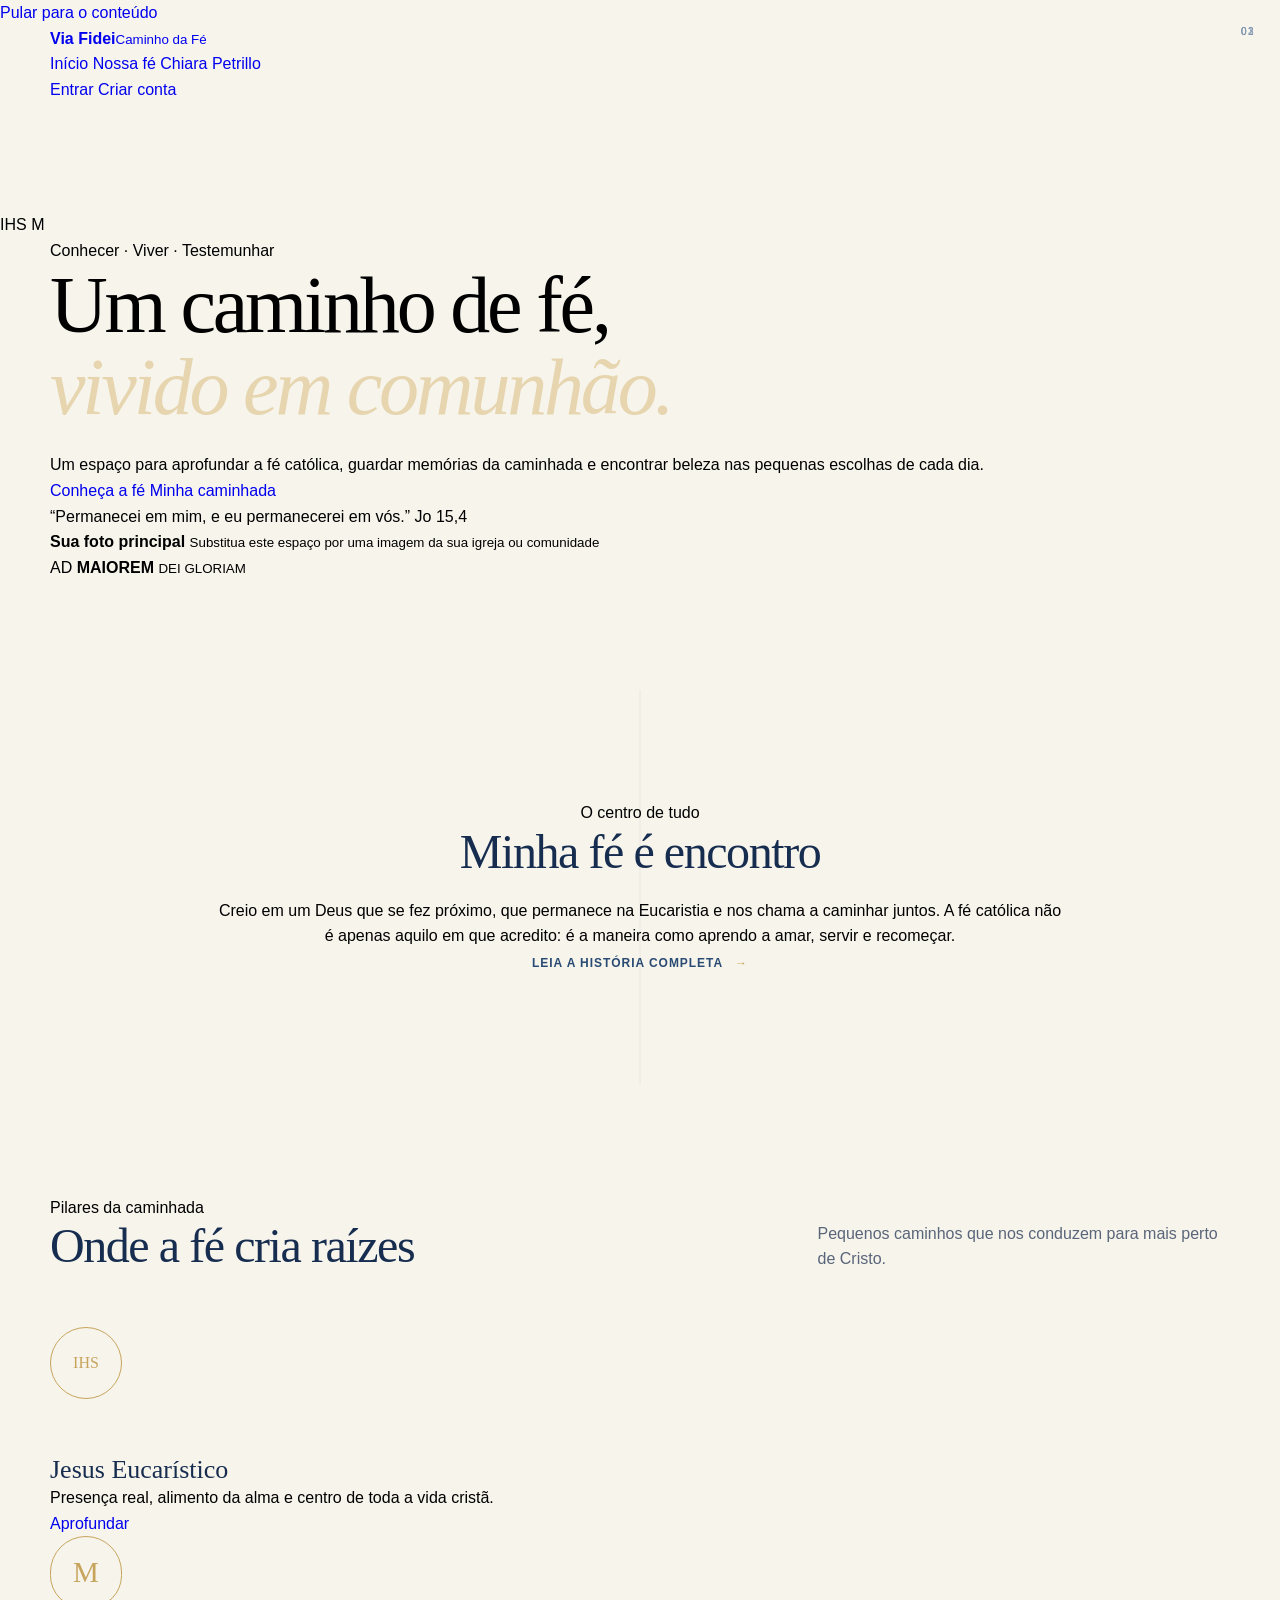
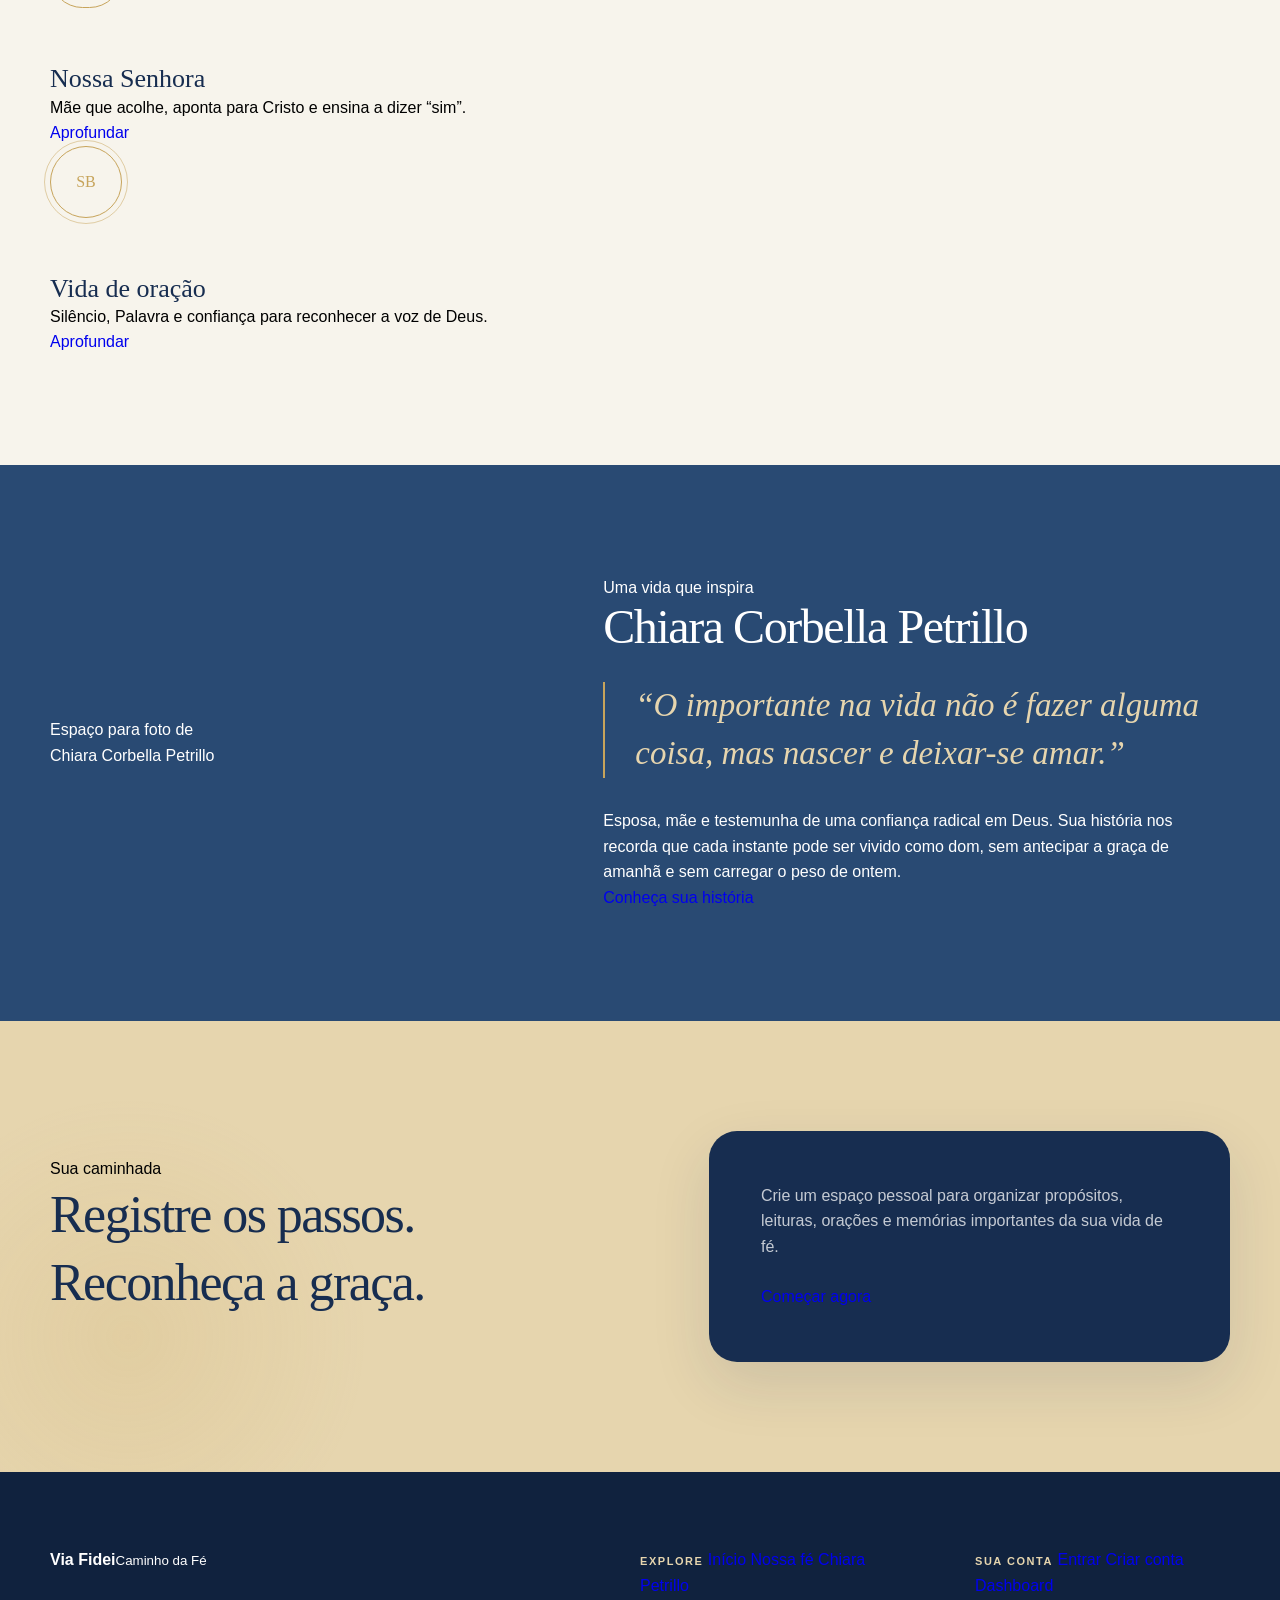
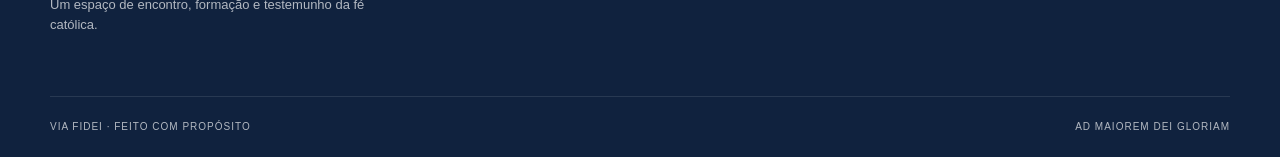
<file: public/IA/index.html>
<!doctype html>
<html lang="pt-BR">

<head>
  <meta charset="UTF-8" />
  <meta name="viewport" content="width=device-width, initial-scale=1.0" />
  <meta name="description" content="Via Fidei, um espaço para conhecer, viver e testemunhar a fé católica." />
  <link rel="stylesheet" href="../css/styles.css" />
  <title>Via Fidei — Caminho da Fé</title>
</head>

<body>
  <a class="skip-link" href="#conteudo">Pular para o conteúdo</a>

  <header class="site-header">
    <div class="container nav-wrap">
      <a class="brand" href="./index.html" aria-label="Via Fidei, página inicial">
        <span class="brand-mark" aria-hidden="true"><span></span></span>
        <span><strong>Via Fidei</strong><small>Caminho da Fé</small></span>
      </a>

      <nav class="main-nav" aria-label="Navegação principal">
        <a class="active" href="./index.html">Início</a>
        <a href="./historia.html">Nossa fé</a>
        <a href="#chiara">Chiara Petrillo</a>
      </nav>

      <div class="nav-actions">
        <a class="text-link" href="./login.html">Entrar</a>
        <a class="button button-small" href="./cadastro.html">Criar conta</a>
      </div>
    </div>
  </header>

  <main id="conteudo">
    <section class="hero">
      <span class="corner-symbol corner-symbol-left" aria-hidden="true">IHS</span>
      <span class="corner-symbol corner-symbol-right" aria-hidden="true">M</span>
      <div class="container hero-grid">
        <div class="hero-copy">
          <p class="eyebrow light">Conhecer · Viver · Testemunhar</p>
          <h1>Um caminho de fé,<br /><em>vivido em comunhão.</em></h1>
          <p class="hero-text">
            Um espaço para aprofundar a fé católica, guardar memórias da caminhada e
            encontrar beleza nas pequenas escolhas de cada dia.
          </p>
          <div class="button-row">
            <a class="button" href="./historia.html">Conheça a fé</a>
            <a class="button button-outline-light" href="./cadastro.html">Minha caminhada</a>
          </div>
          <p class="verse">“Permanecei em mim, e eu permanecerei em vós.” <span>Jo 15,4</span></p>
        </div>

        <div class="hero-image-area">
          <div class="arch-frame photo-placeholder">
            <div>
              <span class="photo-cross" aria-hidden="true"></span>
              <strong>Sua foto principal</strong>
              <small>Substitua este espaço por uma imagem da sua igreja ou comunidade</small>
            </div>
          </div>
          <div class="hero-seal" aria-hidden="true">
            <span>AD</span>
            <strong>MAIOREM</strong>
            <small>DEI GLORIAM</small>
          </div>
        </div>
      </div>
    </section>

    <section class="faith-intro section">
      <div class="container narrow text-center">
        <p class="eyebrow">O centro de tudo</p>
        <h2>Minha fé é encontro</h2>
        <p class="large-copy">
          Creio em um Deus que se fez próximo, que permanece na Eucaristia e nos chama a
          caminhar juntos. A fé católica não é apenas aquilo em que acredito: é a maneira
          como aprendo a amar, servir e recomeçar.
        </p>
        <a class="simple-link" href="./historia.html">Leia a história completa <span>→</span></a>
      </div>
    </section>

    <section class="pillars section">
      <div class="container">
        <div class="section-heading">
          <div>
            <p class="eyebrow">Pilares da caminhada</p>
            <h2>Onde a fé cria raízes</h2>
          </div>
          <p>Pequenos caminhos que nos conduzem para mais perto de Cristo.</p>
        </div>

        <div class="pillar-grid">
          <article class="pillar-card featured">
            <span class="card-number">01</span>
            <div class="eucharist-icon" aria-hidden="true">IHS</div>
            <h3>Jesus Eucarístico</h3>
            <p>Presença real, alimento da alma e centro de toda a vida cristã.</p>
            <a href="./historia.html#eucaristia">Aprofundar</a>
          </article>

          <article class="pillar-card">
            <span class="card-number">02</span>
            <div class="mary-icon" aria-hidden="true">M</div>
            <h3>Nossa Senhora</h3>
            <p>Mãe que acolhe, aponta para Cristo e ensina a dizer “sim”.</p>
            <a href="./historia.html#maria">Aprofundar</a>
          </article>

          <article class="pillar-card">
            <span class="card-number">03</span>
            <div class="medal-icon" aria-hidden="true">SB</div>
            <h3>Vida de oração</h3>
            <p>Silêncio, Palavra e confiança para reconhecer a voz de Deus.</p>
            <a href="./historia.html#oracao">Aprofundar</a>
          </article>
        </div>
      </div>
    </section>

    <section class="chiara section" id="chiara">
      <div class="container chiara-grid">
        <div class="chiara-photo photo-placeholder">
          <span class="photo-label">Espaço para foto de<br />Chiara Corbella Petrillo</span>
        </div>
        <div class="chiara-copy">
          <p class="eyebrow light">Uma vida que inspira</p>
          <h2>Chiara Corbella Petrillo</h2>
          <blockquote>
            “O importante na vida não é fazer alguma coisa, mas nascer e deixar-se amar.”
          </blockquote>
          <p>
            Esposa, mãe e testemunha de uma confiança radical em Deus. Sua história nos
            recorda que cada instante pode ser vivido como dom, sem antecipar a graça de
            amanhã e sem carregar o peso de ontem.
          </p>
          <a class="button button-cream" href="./historia.html#chiara">Conheça sua história</a>
        </div>
      </div>
    </section>

    <section class="journey section">
      <div class="container journey-grid">
        <div>
          <p class="eyebrow">Sua caminhada</p>
          <h2>Registre os passos.<br />Reconheça a graça.</h2>
        </div>
        <div class="journey-card">
          <span class="mini-cross" aria-hidden="true"></span>
          <p>
            Crie um espaço pessoal para organizar propósitos, leituras, orações e memórias
            importantes da sua vida de fé.
          </p>
          <a class="button" href="./cadastro.html">Começar agora</a>
        </div>
      </div>
    </section>
  </main>

  <footer class="site-footer">
    <div class="container footer-grid">
      <div>
        <a class="brand brand-footer" href="./index.html">
          <span class="brand-mark" aria-hidden="true"><span></span></span>
          <span><strong>Via Fidei</strong><small>Caminho da Fé</small></span>
        </a>
        <p>Um espaço de encontro, formação e testemunho da fé católica.</p>
      </div>
      <div>
        <strong>Explore</strong>
        <a href="./index.html">Início</a>
        <a href="./historia.html">Nossa fé</a>
        <a href="./historia.html#chiara">Chiara Petrillo</a>
      </div>
      <div>
        <strong>Sua conta</strong>
        <a href="./login.html">Entrar</a>
        <a href="./cadastro.html">Criar conta</a>
        <a href="./dashboard.html">Dashboard</a>
      </div>
    </div>
    <div class="container footer-bottom">
      <span>Via Fidei · Feito com propósito</span>
      <span>Ad maiorem Dei gloriam</span>
    </div>
  </footer>
</body>

</html>
</file>
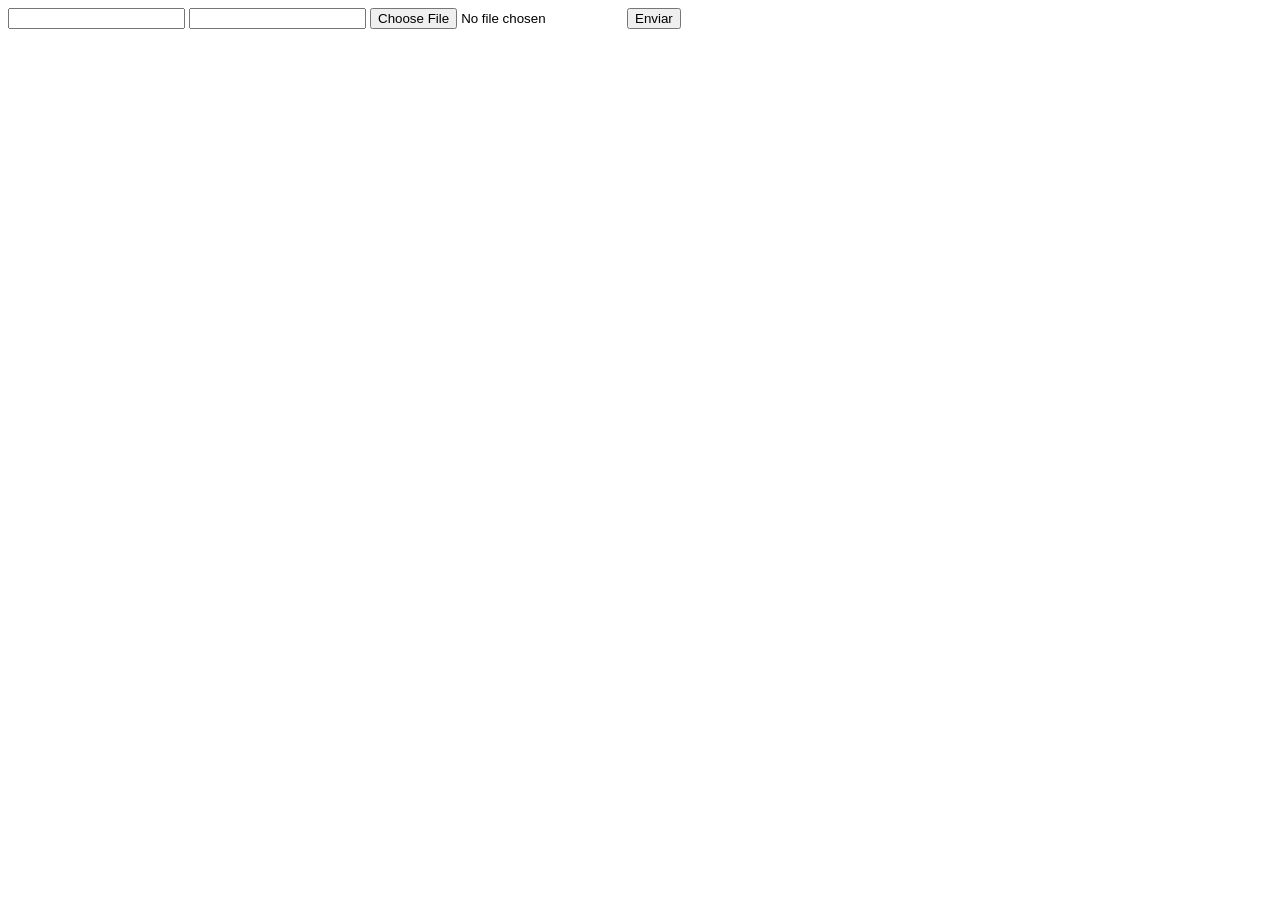
<file: DOCUMENTOS_DE_APOIO/exemplo_de_upload_de_arquivo/public/index.html>
<!DOCTYPE html>
<html lang="en">

<head>
  <meta charset="UTF-8">
  <meta http-equiv="X-UA-Compatible" content="IE=edge">
  <meta name="viewport" content="width=device-width, initial-scale=1.0">
  <title>Upload</title>
</head>

<body>

  <div>
    <input name="nome" id="nome" type="text" />
    <input name="email" id="email" type="url" />
    <input name="foto" id="foto" type="file" />
    <button onclick="enviar()">Enviar</button>
  </div>

  <div id="container"></div>
</body>

</html>

<script>
  function enviar() {
    const formData = new FormData();
    formData.append('foto', foto.files[0])
    formData.append('nome', nome.value)
    formData.append('email', email.value)

    fetch("/usuarios/cadastro", {
      method: "POST",
      body: formData
    })
      .then(res => {
        window.location = "./perfil.html"
      })
      .catch(err => {
        console.log(err);
      })
  }
</script>
</file>
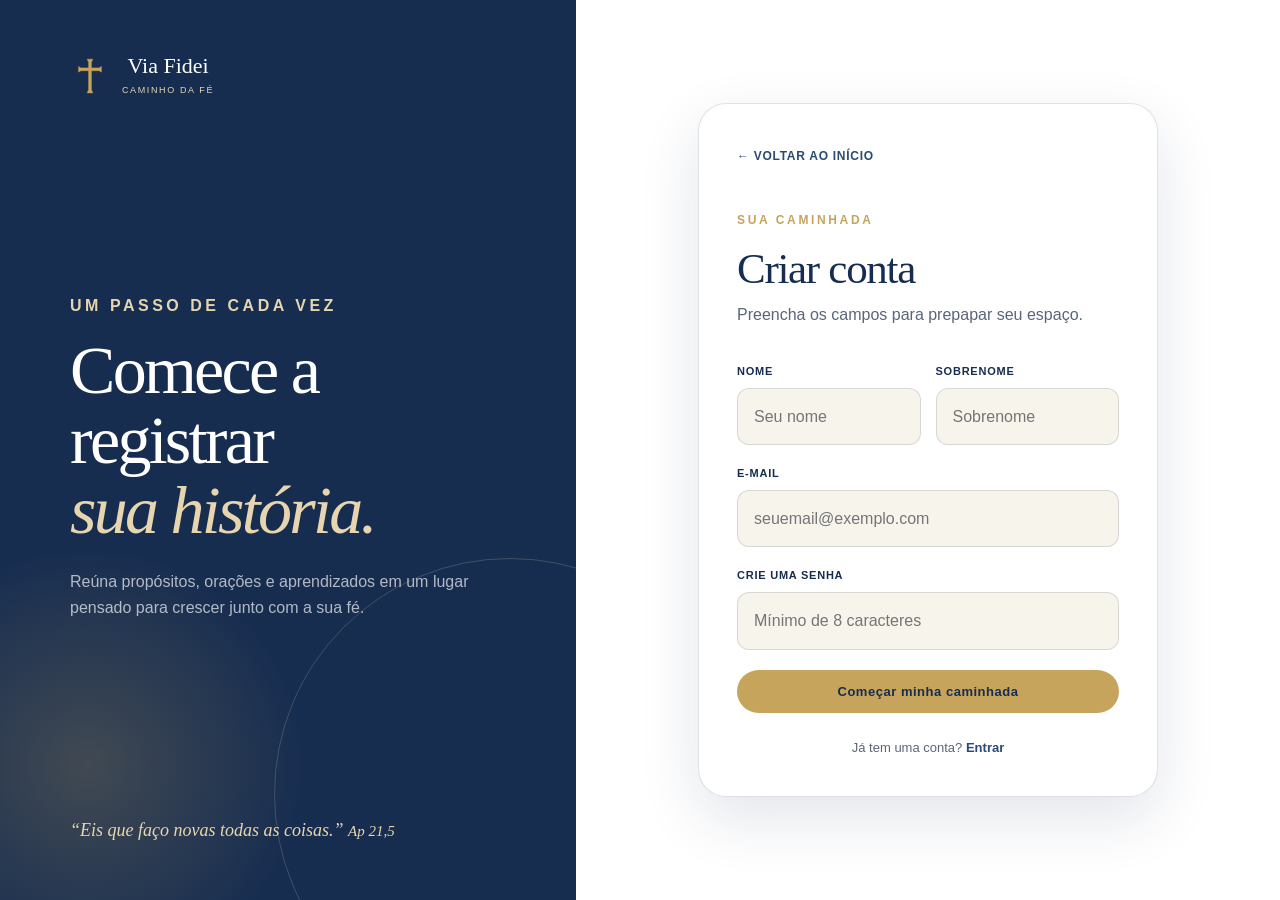
<file: public/HTML/cadastro.html>
<!DOCTYPE html>
<html lang="en">

<head>
    <meta charset="UTF-8">
    <meta name="viewport" content="width=device-width, initial-scale=1.0">
    <link rel="stylesheet" href="../css/styles.css">
    <link rel="stylesheet" href="../css/header.css">
    <link rel="shortcut icon" href="../imgs/logo-cruz.svg" type="image/x-icon">
    <script src="../js/sessao.js"></script>
    <title>Dedicatória — Via Fidei</title>
</head>

<body>
    <main class="auth-page">
        <section class="auth-aside">
            <div class="logo-container">
                <a href="index.html" class="logo-link">
                    <img src="../imgs/logo-cruz.svg" alt="">
                    <div class="titulo">
                        <strong>Via Fidei</strong>
                        <small>Caminho da fé</small>
                    </div>
                </a>
            </div>
            <div class="auth-message">
                <p class="eyebrow-light">Um passo de cada vez</p>
                <h1>Comece a registrar <br><em>sua história.</em></h1>
                <p>
                    Reúna propósitos, orações e aprendizados em um lugar pensado para crescer junto com
                    a sua fé.
                </p>
            </div>
            <p class="auth-verse">“Eis que faço novas todas as coisas.” <small>Ap 21,5</small></p>
        </section>
        <section class="auth-main">
            <div class="auth-card">
                <a href="index.html" class="back-link">← Voltar ao início</a>
                <p class="eyebrow-dourado">Sua caminhada</p>
                <h2>Criar conta</h2>
                <p class="auth-subtitle">Preencha os campos para prepapar seu espaço.</p>

                <form onsubmit="return false;">
                    <div class="form-row">
                        <div class="form-group">
                            <label for="nome">Nome</label>
                            <input type="text" id="nome" placeholder="Seu nome" required>
                        </div>
                        <div class="form-group">
                            <label for="sobrenome">Sobrenome</label>
                            <input type="text" id="sobrenome" placeholder="Sobrenome" required>
                        </div>
                    </div>
                    <div class="form-group">
                        <label for="email">E-mail</label>
                        <input id="email" name="email" type="email" placeholder="seuemail@exemplo.com" required>
                    </div>
                    <div class="form-group">
                        <label for="senha">Crie uma senha</label>
                        <input id="senha" name="senha" type="password" placeholder="Mínimo de 8 caracteres" required>
                    </div>
                    <button class="btn-default btn-entrar" onclick="cadastrar()" type="button">
                        Começar minha caminhada
                    </button>
                </form>
                <div id="cardErro" class="cardErro">
                    <span id="mensagem_erro"></span>
                </div>
                <p class="auth-switch">
                    Já tem uma conta? <a href="login.html">Entrar</a>
                </p>
            </div>
        </section>
    </main>
</body>

</html>

<script>
    function cadastrar() {
        var nomeVar = nome.value;
        var sobrenomeVar = sobrenome.value;
        var emailVar = email.value;
        var senhaVar = senha.value;

        var temMaiuscula = senhaVar != senhaVar.toLowerCase();   // se mudou ao virar minúscula, tinha maiúscula
        var temMinuscula = senhaVar != senhaVar.toUpperCase();   // se mudou ao virar maiúscula, tinha minúscula
        var temNumero = false;
        var temEspecial = false;

        for (var i = 0; i < senhaVar.length; i++) {
            if (senhaVar[i] >= "0" && senhaVar[i] <= "9") {
                temNumero = true;
            }
            if ("!@#$%&*?".indexOf(senhaVar[i]) != -1) {
                temEspecial = true;
            }
        }

        cardErro.style.display = "block";

        if (nomeVar == "" || sobrenomeVar == "" || emailVar == "" || senhaVar == "") {
            mensagem_erro.innerHTML = "Não pode haver nenhum campo em branco.";
        } else if (emailVar.indexOf("@") == -1 || emailVar.indexOf(".") == -1) {
            mensagem_erro.innerHTML = "Digite um e-mail válido.";
        } else if (senhaVar.length < 8) {
            mensagem_erro.innerHTML = "A senha precisa ter no mínimo 8 caracteres.";
        } else if (!temMaiuscula) {
            mensagem_erro.innerHTML = "A senha precisa ter uma letra maiúscula.";
        } else if (!temMinuscula) {
            mensagem_erro.innerHTML = "A senha precisa ter uma letra minúscula.";
        } else if (!temNumero) {
            mensagem_erro.innerHTML = "A senha precisa ter um número.";
        } else if (!temEspecial) {
            mensagem_erro.innerHTML = "A senha precisa ter um caractere especial (! @ # $ % & * ?).";
        } else {
            // passou por todas as validações: agora sim envia para a API
            fetch("/usuarios/cadastrar", {
                method: "POST",
                headers: {
                    "Content-Type": "application/json",
                },
                body: JSON.stringify({
                    nomeServer: nomeVar + " " + sobrenomeVar,
                    emailServer: emailVar,
                    senhaServer: senhaVar,
                }),
            })
                .then(function (resposta) {
                    if (resposta.ok) {
                        mensagem_erro.innerHTML = "Cadastro realizado com sucesso! Redirecionando para o login...";

                        setTimeout(function () {
                            window.location = "/login.html";
                        }, 2000);
                    } else {
                        mensagem_erro.innerHTML = "Não foi possível cadastrar. Esse e-mail pode já estar em uso.";
                    }
                })
                .catch(function (erro) {
                    console.log(`#ERRO: ${erro}`);
                    mensagem_erro.innerHTML = "Não foi possível conectar ao servidor.";
                });
        }

        return false;
    }
</script>
</file>
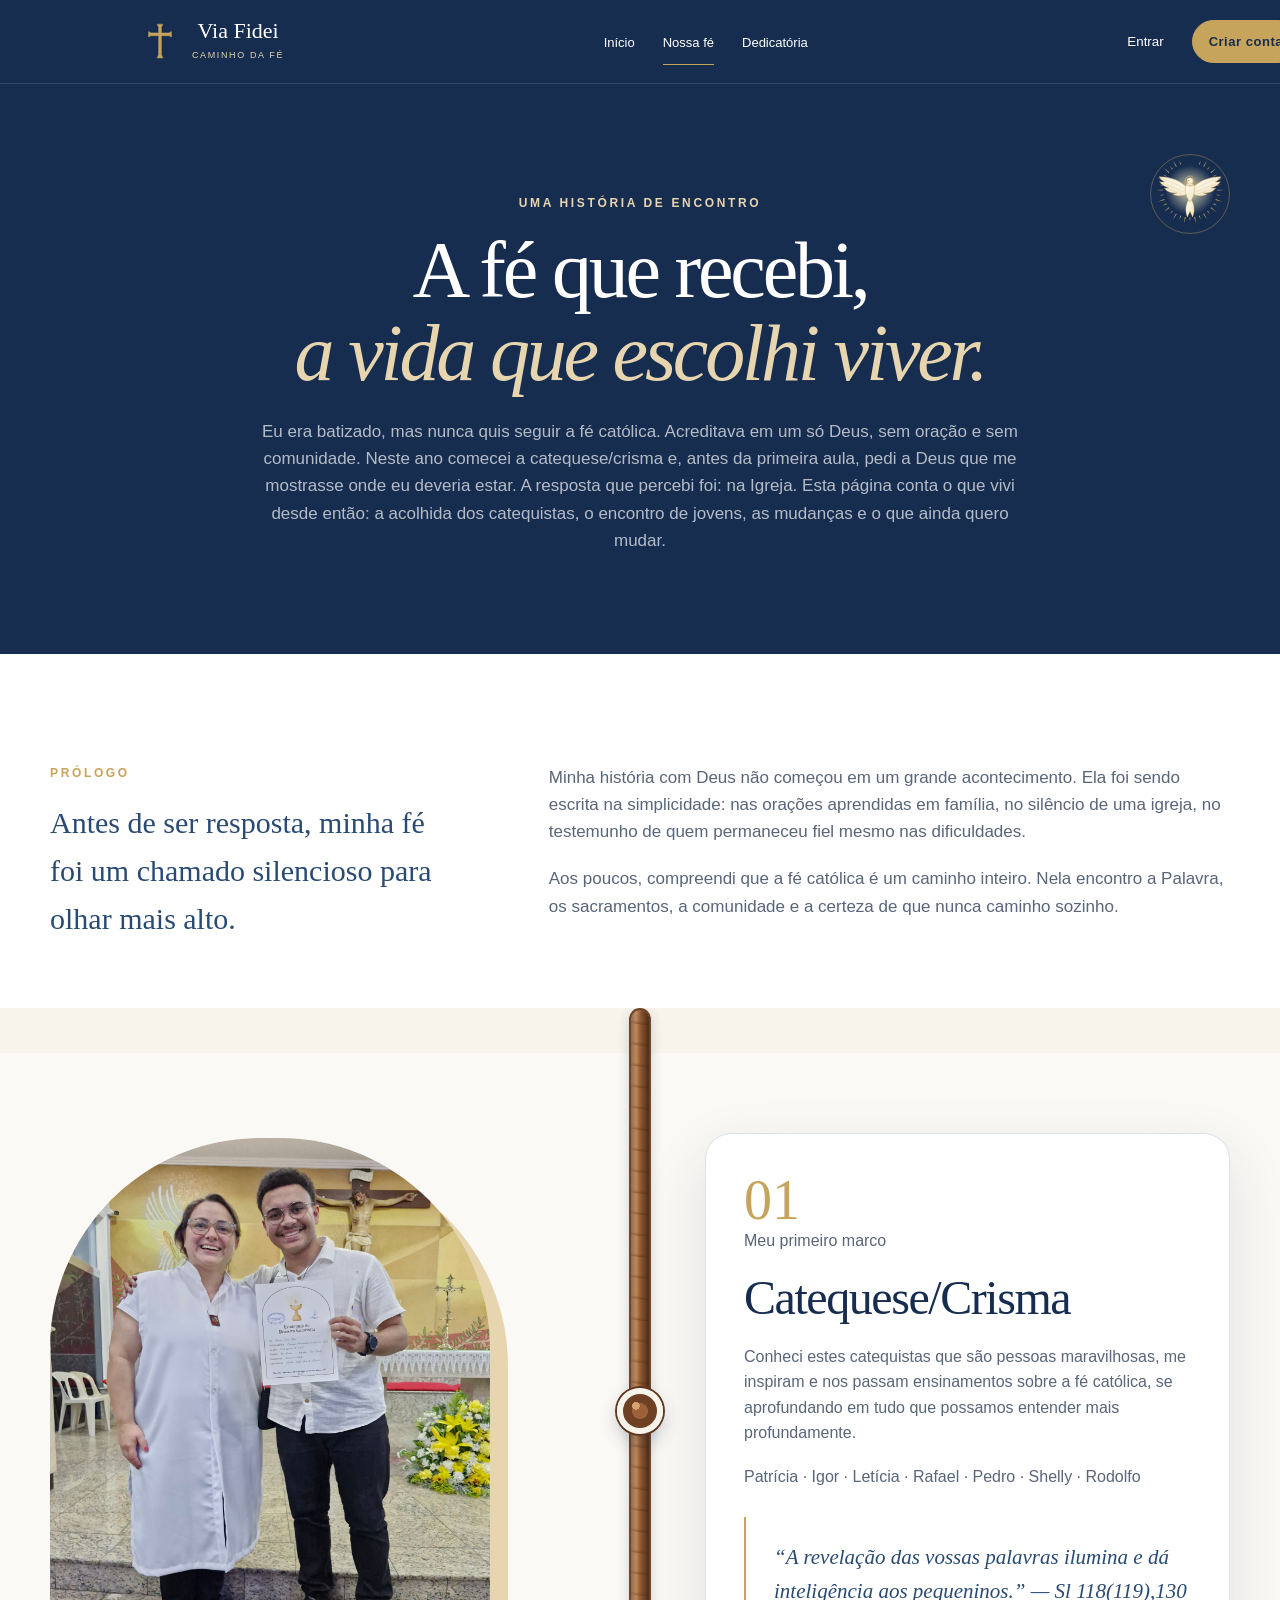
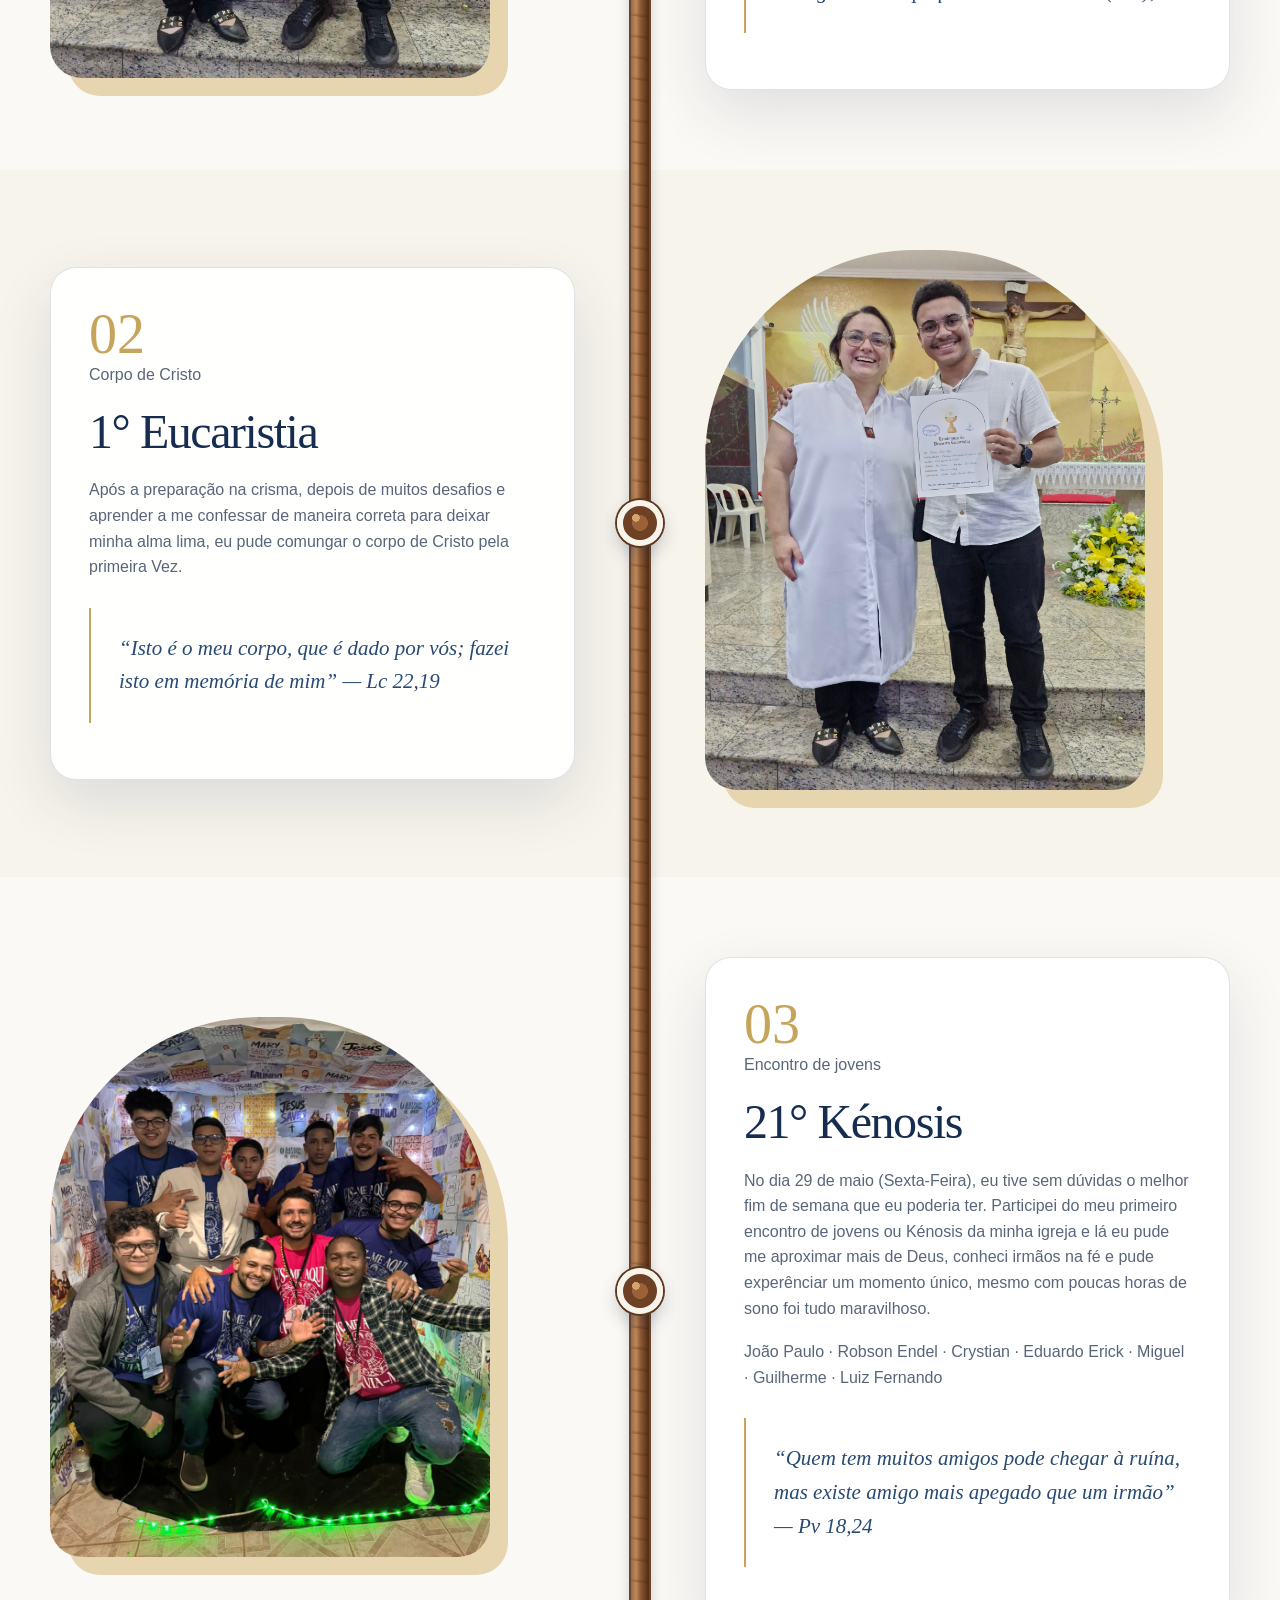
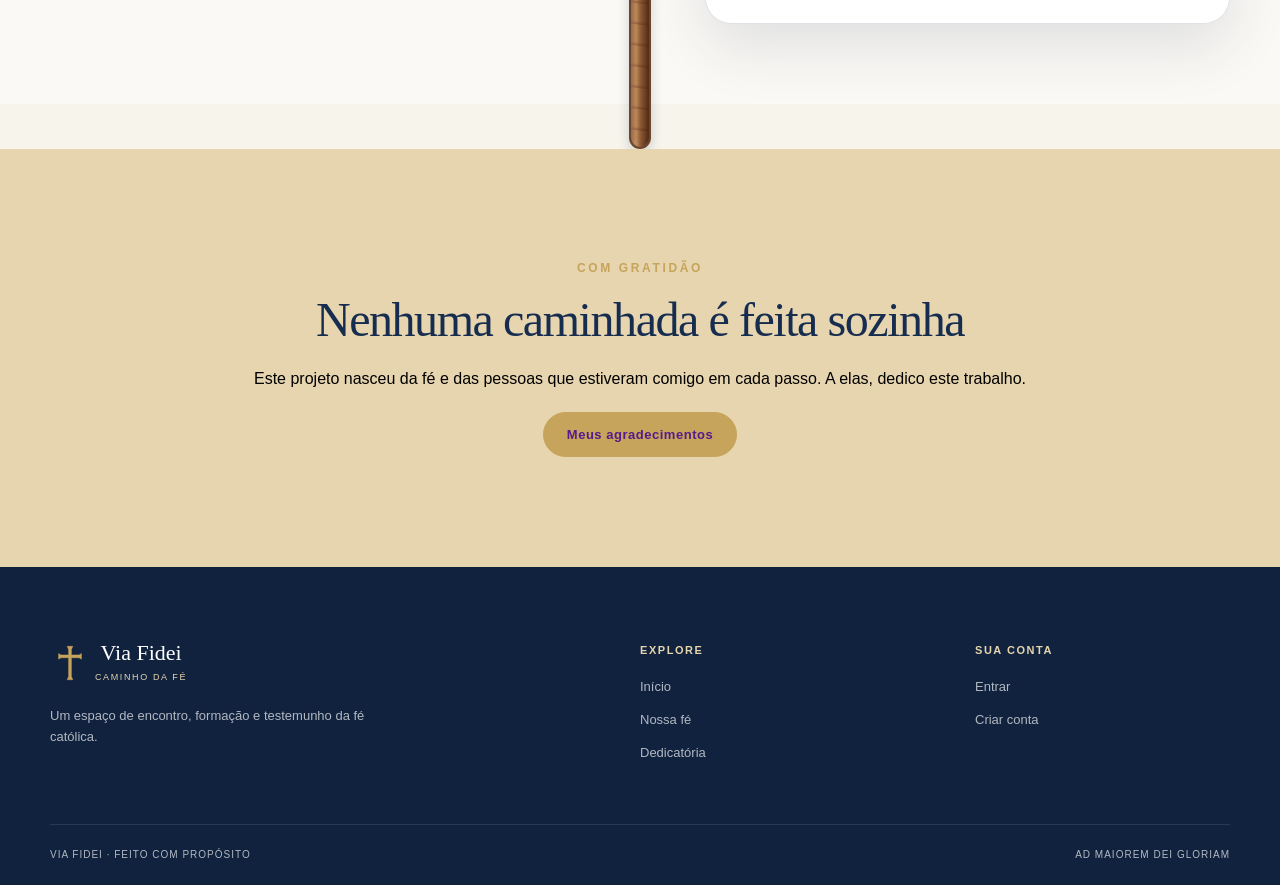
<file: public/HTML/historia.html>
<!DOCTYPE html>
<html lang="en">

<head>
    <meta charset="UTF-8">
    <meta name="viewport" content="width=device-width, initial-scale=1.0">
    <link rel="stylesheet" href="../css/styles.css">
    <link rel="stylesheet" href="../css/header.css">
    <link rel="shortcut icon" href="../imgs/logo-cruz.svg" type="image/x-icon">
    <title>Nossa Fé — Via Fidei</title>
</head>
<header>
    <div class="container">
        <nav class="navbar">
            <div class="logo-container">
                <a href="index.html" class="logo-link">
                    <img src="../imgs/logo-cruz.svg" alt="">
                    <div class="titulo">
                        <strong>Via Fidei</strong>
                        <small>Caminho da fé</small>
                    </div>
                </a>
            </div>
            <ul class="nav-links">
                <li class="nav-item">
                    <a href="index.html">Início</a>
                </li>
                <li class="nav-item">
                    <a class="active" href="historia.html">Nossa fé</a>
                </li>
                <li class="nav-item">
                    <a href="dedicatoria.html">Dedicatória</a>
                </li>
            </ul>
            <div class="buttons">
                <button class="btn-login">
                    <a href="login.html">Entrar</a>
                </button>
                <button class="btn-default btn-cadastro">
                    <a href="cadastro.html">Criar conta</a>
                </button>
            </div>
        </nav>
    </div>
</header>

<body>
    <main class="conteudo">
        <section class="inner-hero">
            <img src="../imgs/espirito-santo-pomba.svg" alt="" class="espirito-santo right">
            <div class="container">
                <p class="eyebrow-light">Uma história de encontro</p>
                <h1>A fé que recebi, <br> <em>a vida que escolhi viver.</em></h1>
                <p>
                    Eu era batizado, mas nunca quis seguir a fé católica. Acreditava em um só Deus, sem oração e sem
                    comunidade.
                    Neste ano comecei a catequese/crisma e, antes da primeira aula, pedi a Deus que me mostrasse onde eu
                    deveria estar. A resposta que percebi foi: na Igreja. Esta página conta o que vivi desde então: a
                    acolhida dos catequistas, o encontro de jovens, as mudanças e o que ainda quero mudar.
                </p>
            </div>
        </section>
        <section class="story-intro section">
            <div class="container story-intro-grid">
                <div>
                    <p class="eyebrow-dourado">Prólogo</p>
                    <p class="story-lead">
                        Antes de ser resposta, minha fé foi um chamado silencioso para olhar mais alto.
                    </p>
                </div>
                <div class="story-copy">
                    <p>
                        Minha história com Deus não começou em um grande acontecimento. Ela foi sendo
                        escrita na simplicidade: nas orações aprendidas em família, no silêncio de uma
                        igreja, no testemunho de quem permaneceu fiel mesmo nas dificuldades.
                    </p>
                    <p>
                        Aos poucos, compreendi que a fé católica é um caminho inteiro. Nela encontro a
                        Palavra, os sacramentos, a comunidade e a certeza de que nunca caminho sozinho.
                    </p>
                </div>
            </div>
        </section>
        <div class="story-timeline">
            <section class="story-chapter">
                <div class="container chapter-grid">
                    <div class="chapter-foto">
                        <img src="../imgs/Eucaristia.jpg" alt="Foto com os Catequistas">
                    </div>

                    <div class="chapter-copy">
                        <span class="chapter-number">01</span>
                        <p class="eyebrow-azul">Meu primeiro marco</p>
                        <h2>Catequese/Crisma</h2>
                        <p>
                            Conheci estes catequistas que são pessoas maravilhosas, me inspiram e nos passam
                            ensinamentos sobre a fé católica, se aprofundando em tudo que possamos entender mais
                            profundamente.
                        </p>
                        <p>
                            Patrícia · Igor · Letícia · Rafael · Pedro · Shelly · Rodolfo
                        </p>
                        <p>“A revelação das vossas palavras ilumina e dá inteligência aos pequeninos.” — Sl 118(119),130</p>
                    </div>
                </div>
            </section>
            <section class="story-chapter">
                <div class="container chapter-grid reverse">
                    <div class="chapter-foto">
                        <img src="../imgs/Eucaristia.jpg" alt="Eucaristia">
                    </div>
                    <div class="chapter-copy">
                        <span class="chapter-number">02</span>
                        <p class="eyebrow-azul">Corpo de Cristo</p>
                        <h2>1° Eucaristia</h2>
                        <p>
                            Após a preparação na crisma, depois de muitos desafios e aprender a me confessar de maneira
                            correta para deixar minha alma lima, eu pude comungar o corpo de Cristo pela primeira Vez.
                        </p>
                        <p>“Isto é o meu corpo, que é dado por vós; fazei isto em memória de mim” — Lc 22,19</p>
                    </div>
                </div>
            </section>
            <section class="story-chapter">
                <div class="container chapter-grid">
                    <div class="chapter-foto">
                        <img src="../imgs/Kenosis.jpeg" alt="Foto com os Catequistas">
                    </div>

                    <div class="chapter-copy">
                        <span class="chapter-number">03</span>
                        <p class="eyebrow-azul">Encontro de jovens</p>
                        <h2>21° Kénosis</h2>
                        <p>
                            No dia 29 de maio (Sexta-Feira), eu tive sem dúvidas o melhor fim de semana que eu poderia
                            ter. Participei do meu primeiro encontro de jovens ou Kénosis da minha igreja e lá eu pude
                            me aproximar mais de Deus, conheci irmãos na fé e pude experênciar um momento único, mesmo
                            com poucas horas de sono foi tudo maravilhoso.
                        </p>
                        <p>
                            João Paulo · Robson Endel · Crystian · Eduardo Erick · Miguel · Guilherme · Luiz Fernando
                        </p>
                        <p>“Quem tem muitos amigos pode chegar à ruína, mas existe amigo mais apegado que um irmão” — Pv 18,24</p>
                    </div>
                </div>
            </section>
        </div>
        <section class="story-cta section">
            <div class="container dedicatoria">
                <p class="eyebrow-dourado">Com Gratidão</p>
                <h2>Nenhuma caminhada é feita sozinha</h2>
                <p class="dedic-msg">
                    Este projeto nasceu da fé e das pessoas que estiveram comigo em cada passo. A elas, dedico este trabalho.
                </p>
                <button class="btn-default">
                    <a href="">Meus agradecimentos</a>
                </button>
            </div>
        </section>
    </main>
    <footer class="site-footer">
        <div class="container footer-grid">
            <div class="rodape-container">
                <a href="index.html" class="brand brand-footer">
                    <img src="../imgs/logo-cruz.svg" alt="">
                    <div class="rodape">
                        <strong>Via Fidei</strong>
                        <small>Caminho da fé</small>
                    </div>
                </a>
                <p>
                    Um espaço de encontro, formação e testemunho da fé católica.
                </p>
            </div>
            <div class="explore">
                <strong>Explore</strong>
                <a href="index.html">Início</a>
                <a href="historia.html">Nossa fé</a>
                <a href="dedicatoria.html">Dedicatória</a>
            </div>
            <div class="account">
                <strong>Sua conta</strong>
                <a href="login.html">Entrar</a>
                <a href="cadastro.html">Criar conta</a>
            </div>
        </div>
        <div class="container footer-bottom">
            <span>Via Fidei · Feito com propósito</span>
            <span>Ad maiorem Dei gloriam</span>
        </div>
    </footer>
</body>

</html>
</file>
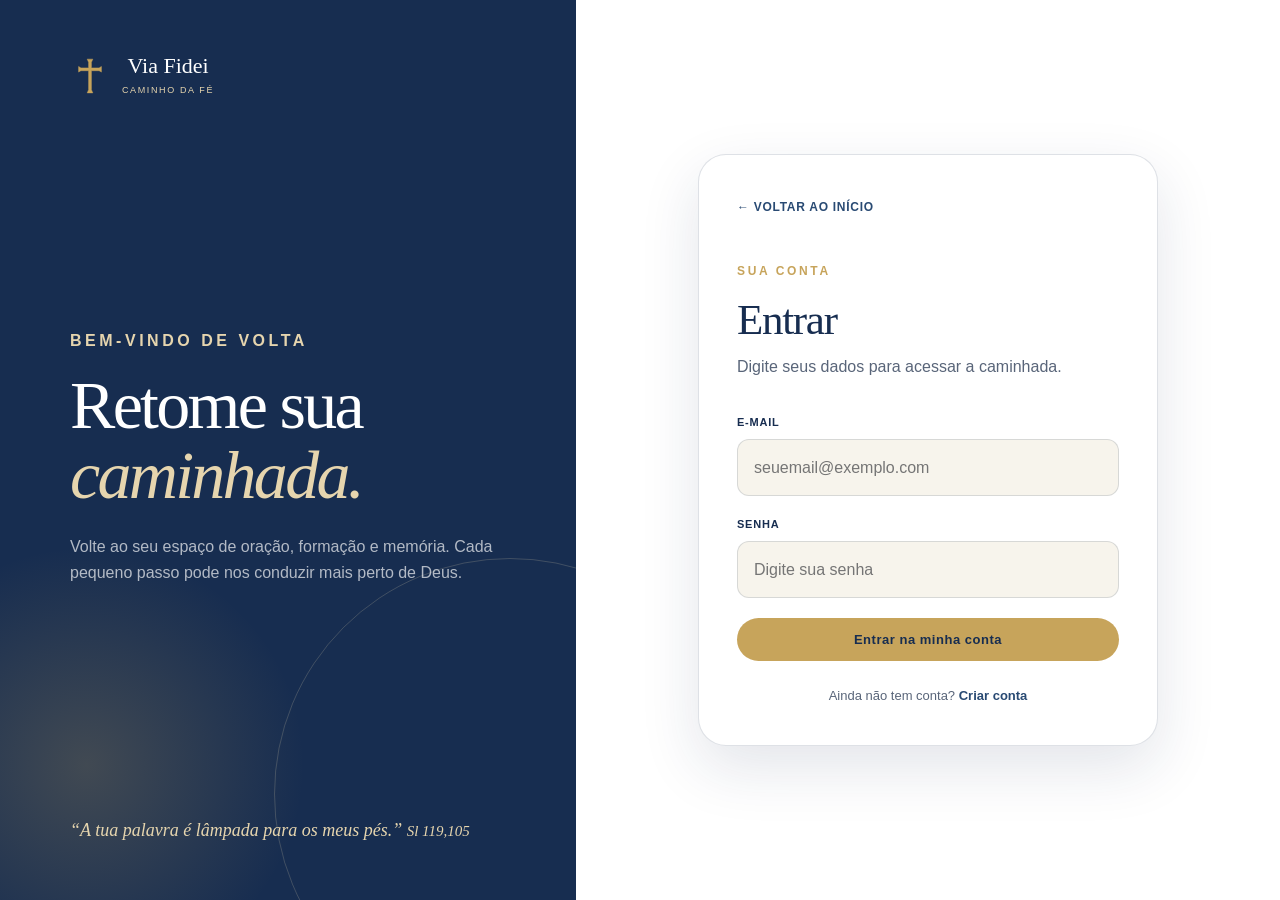
<file: public/HTML/login.html>
<!DOCTYPE html>
<html lang="en">

<head>
    <meta charset="UTF-8">
    <meta name="viewport" content="width=device-width, initial-scale=1.0">
    <link rel="stylesheet" href="../css/styles.css">
    <link rel="stylesheet" href="../css/header.css">
    <link rel="shortcut icon" href="../imgs/logo-cruz.svg" type="image/x-icon">
    <script src="../js/sessao.js"></script>
    <title>Dedicatória — Via Fidei</title>
</head>

<body>
    <main class="auth-page">
        <section class="auth-aside">
            <div class="logo-container">
                <a href="index.html" class="logo-link">
                    <img src="../imgs/logo-cruz.svg" alt="">
                    <div class="titulo">
                        <strong>Via Fidei</strong>
                        <small>Caminho da fé</small>
                    </div>
                </a>
            </div>
            <div class="auth-message">
                <p class="eyebrow-light">Bem-vindo de volta</p>
                <h1>Retome sua <br><em>caminhada.</em></h1>
                <p>
                    Volte ao seu espaço de oração, formação e memória. Cada pequeno passo pode nos
                    conduzir mais perto de Deus.
                </p>
            </div>
            <p class="auth-verse">“A tua palavra é lâmpada para os meus pés.” <small>Sl 119,105</small></p>
        </section>
        <section class="auth-main">
            <div class="auth-card">
                <a href="index.html" class="back-link">← Voltar ao início</a>
                <p class="eyebrow-dourado">Sua conta</p>
                <h2>Entrar</h2>
                <p class="auth-subtitle">Digite seus dados para acessar a caminhada.</p>

                <form>
                    <div class="form-group">
                        <label for="email">E-mail</label>
                        <input type="email" id="email" placeholder="seuemail@exemplo.com" required>
                    </div>
                    <div class="form-group">
                        <label for="senha">Senha</label>
                        <input type="password" id="senha" placeholder="Digite sua senha" required>
                    </div>
                    <button class="btn-default btn-entrar" onclick="entrar()" type="button">
                        Entrar na minha conta
                    </button>
                </form>
                <p class="auth-switch">
                    Ainda não tem conta? <a href="cadastro.html">Criar conta</a>
                </p>
            </div>
        </section>
    </main>
</body>

</html>
<script>
    function entrar() {
        var emailVar = email.value;
        var senhaVar = senha.value;

        if (emailVar == "" || senhaVar == "") {
            alert("Não pode haver nenhum campo em branco");
            return false;
        }

        fetch("/usuarios/autenticar", {
            method: "POST",
            headers: {
                "Content-Type": "application/json"
            },
            body: JSON.stringify({
                emailServer: emailVar,
                senhaServer: senhaVar
            })
        }).then(function (resposta) {

            if (resposta.ok) {
                resposta.json().then(json => {
                    sessionStorage.EMAIL_USUARIO = json.email;
                    sessionStorage.NOME_USUARIO = json.nome;
                    sessionStorage.ID_USUARIO = json.id;

                    window.location = "/dashboard/sacramentos.html";
                });

            } else {
                resposta.text().then(texto => {
                    alert("Erro no login: " + texto);
                });
            }

        }).catch(function (erro) {
            console.log(erro);
            alert("Não foi possível conectar ao servidor.");
        })

        return false;
    }
</script>
</file>
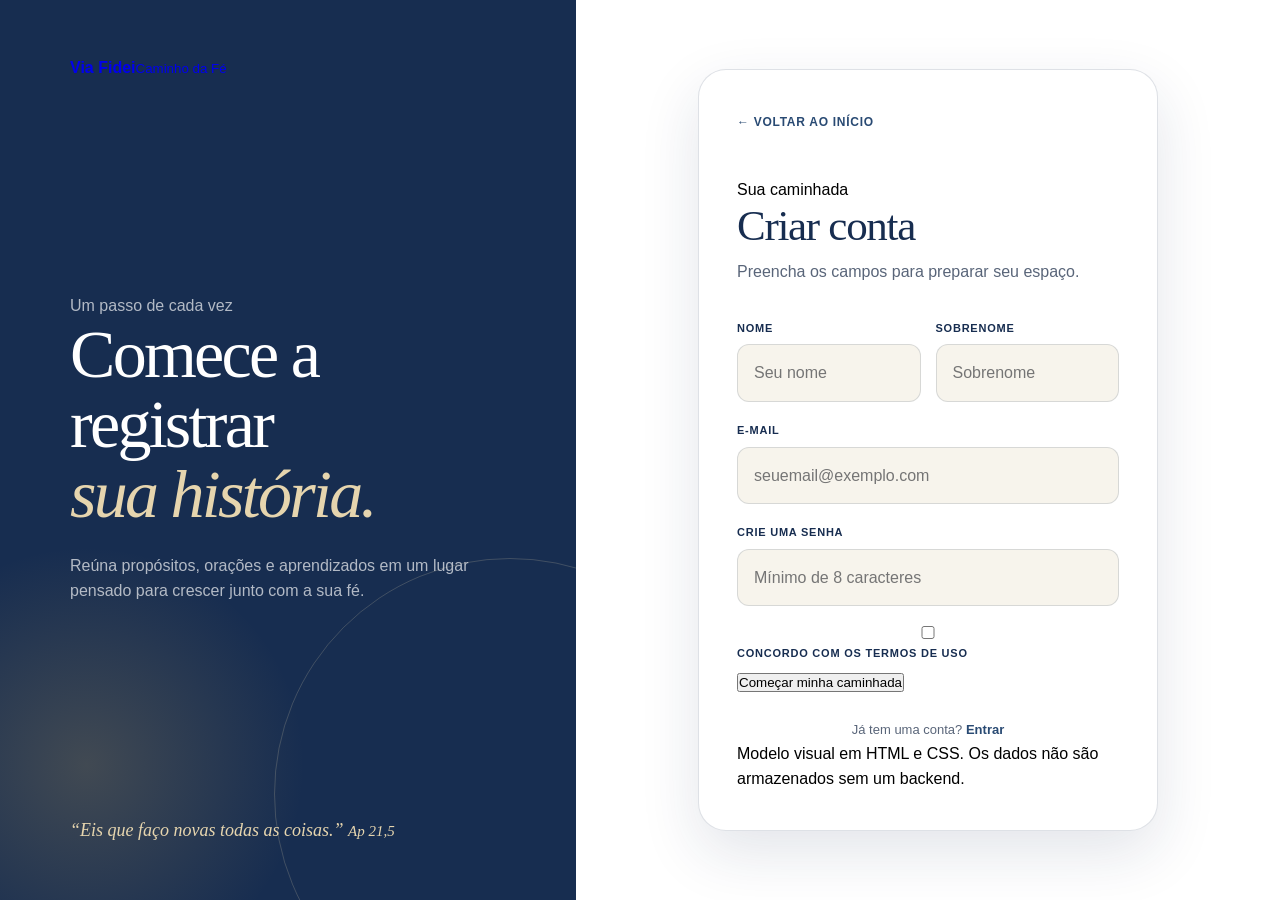
<file: public/IA/cadastro.html>
<!doctype html>
<html lang="pt-BR">
  <head>
    <meta charset="UTF-8" />
    <meta name="viewport" content="width=device-width, initial-scale=1.0" />
    <link rel="stylesheet" href="../css/styles.css" />
    <title>Criar conta — Via Fidei</title>
  </head>
  <body>
    <main class="auth-page">
      <section class="auth-aside">
        <a class="brand" href="./index.html">
          <span class="brand-mark" aria-hidden="true"><span></span></span>
          <span><strong>Via Fidei</strong><small>Caminho da Fé</small></span>
        </a>
        <div class="auth-message">
          <p class="eyebrow light">Um passo de cada vez</p>
          <h1>Comece a registrar<br /><em>sua história.</em></h1>
          <p>
            Reúna propósitos, orações e aprendizados em um lugar pensado para crescer junto com
            a sua fé.
          </p>
        </div>
        <p class="auth-verse">“Eis que faço novas todas as coisas.” <small>Ap 21,5</small></p>
      </section>

      <section class="auth-main">
        <div class="auth-card">
          <a class="back-link" href="./index.html">← Voltar ao início</a>
          <p class="eyebrow">Sua caminhada</p>
          <h2>Criar conta</h2>
          <p class="auth-subtitle">Preencha os campos para preparar seu espaço.</p>

          <form action="./dashboard.html">
            <div class="form-row">
              <div class="form-group">
                <label for="nome">Nome</label>
                <input id="nome" name="nome" type="text" placeholder="Seu nome" required />
              </div>
              <div class="form-group">
                <label for="sobrenome">Sobrenome</label>
                <input id="sobrenome" name="sobrenome" type="text" placeholder="Sobrenome" required />
              </div>
            </div>
            <div class="form-group">
              <label for="email">E-mail</label>
              <input id="email" name="email" type="email" placeholder="seuemail@exemplo.com" required />
            </div>
            <div class="form-group">
              <label for="senha">Crie uma senha</label>
              <input id="senha" name="senha" type="password" placeholder="Mínimo de 8 caracteres" required />
            </div>
            <div class="form-options">
              <label class="checkbox-label">
                <input type="checkbox" name="termos" required />
                Concordo com os termos de uso
              </label>
            </div>
            <button class="button button-full" type="submit">Começar minha caminhada</button>
          </form>

          <p class="auth-switch">Já tem uma conta? <a href="./login.html">Entrar</a></p>
          <p class="form-note">
            Modelo visual em HTML e CSS. Os dados não são armazenados sem um backend.
          </p>
        </div>
      </section>
    </main>
  </body>
</html>
</file>
<file: public/css/styles.css>
@import url('../css/variaveis.css');

* {
    margin: 0;
    padding: 0;
    box-sizing: border-box;
}

body {
    background: var(--marfim);
    font-family: Arial, Helvetica, sans-serif;
    line-height: 1.6;
}

h1,
h2,
h3,
p {
    margin-top: 0;
}

section {
    padding: 110px 0;
}

a {
    text-decoration: none;
}

h1,
h2,
h3,
blockquote {
    font-family: Georgia, 'Times New Roman', Times, serif;
}

h1 {
    margin-bottom: 24px;
    font-size: 80px;
    font-weight: 400;
    line-height: 1.03;
    letter-spacing: -0.04em;
}

h2 {
    margin-bottom: 20px;
    color: var(--azul-marinho);
    font-size: 48px;
    font-weight: 400;
    line-height: 1.08;
    letter-spacing: -0.03em;
}

h3 {
    color: var(--azul-marinho);
    font-size: 26px;
    font-weight: 400;
    line-height: 1.2;
}

h1 em {
    color: var(--champanhe);
    font-weight: 400;
    font-family: Georgia, 'Times New Roman', Times, serif;
}

.section {
    padding: 110px 0;
}

.eucaristico,
.sacred-heart,
.espirito-santo,
.oracao {
    position: absolute;
    z-index: 3;
    width: 80px;
    height: 80px;
    justify-items: center;
    border: 1px solid rgba(199, 164, 91, 0.4);
    border-radius: 50%;
}

.left {
    bottom: 86px;
    left: 50px;
}

.right {
    top: 70px;
    right: 50px;
}

.container {
    width: 1180px;
    margin: 0 auto;
}

.eyebrow-dourado {
    margin-bottom: 16px;
    color: var(--dourado);
    font-size: 12px;
    font-weight: 700;
    letter-spacing: 0.22em;
    text-transform: uppercase;
}

.eyebrow-light {
    margin-bottom: 16px;
    font-size: 12px;
    font-weight: 700;
    letter-spacing: 0.22em;
    text-transform: uppercase;
    color: var(--champanhe);
}

/* 
------------------------------
            HOME
------------------------------
*/

/* Parte início */

.inicio {
    position: relative;
    overflow: hidden;
    min-height: 690px;
    color: var(--branco);
    background:
        radial-gradient(circle at 82% 20%, rgba(130, 151, 176, 0.2), transparent 28%),
        var(--azul-marinho);
}

.inicio-grid {
    position: relative;
    z-index: 2;
    min-height: 690px;
    display: grid;
    grid-template-columns: 1.1fr 0.9fr;
    align-items: center;
    gap: 80px;
    padding-top: 55px;
    padding-bottom: 55px;
}

.inicio-copy {
    max-width: 690px;
}

.inicio-texto {
    max-width: 610px;
    margin-bottom: 34px;
    color: rgba(255, 255, 255, 0.76);
    font-size: 18px;
}

.buttons-inicio {
    display: flex;
    flex-wrap: wrap;
    gap: 12px;
}

.btn-default {
    display: inline-block;
    padding: 14px 23px;
    border: 1px solid var(--dourado);
    border-radius: 999px;
    background: var(--dourado);
    color: var(--azul-marinho);
    font-size: 13px;
    font-weight: 700;
    letter-spacing: 0.04em;
    text-align: center;
    transition:
        background 0.2s ease,
        color 0.2s ease,
        transform 0.2s ease;
}

.btn-default:hover {
    background: var(--azul-classico);
    transform: translateY(-2px);
    color: var(--branco);
}

.btn-outline {
    color: var(--branco);
    background: transparent;
}

.btn-outline a {
    color: var(--branco);
}

.verso {
    margin: 38px 0 0;
    color: var(--champanhe);
    font-family: Georgia, 'Times New Roman', Times, serif;
    font-size: 14px;
    font-style: italic;
}

.verso span {
    color: var(--azul-claro);
    font-family: Arial, sans-serif;
    font-size: 10px;
    font-style: normal;
    letter-spacing: 0.15em;
    text-transform: uppercase;
}

.inicio-foto {
    position: relative;
    padding: 20px 18px 0 0;
}

.foto-igreja {
    display: flex;
    justify-content: center;
    align-items: center;
}

.foto-igreja img {
    width: 440px;
    border: 1px solid rgba(230, 213, 174, 0.45);
    border-radius: 240px 240px 32px 32px;
}

.foto-frase {
    position: absolute;
    right: -22px;
    bottom: -22px;
    width: 128px;
    height: 128px;
    display: grid;
    place-content: center;
    border: 1px solid var(--dourado);
    border-radius: 50%;
    color: var(--dourado);
    background: var(--azul-marinho);
    text-align: center;
}

.foto-frase span {
    font-family: Georgia, serif;
    font-size: 28px;
}

.foto-frase strong,
.foto-frase small {
    font-size: 8px;
    letter-spacing: 0.14em;
}

/* Parte minha fé */

.faith-intro {
    position: relative;
    background:
        linear-gradient(90deg, transparent 49.95%, var(--borda) 50%, transparent 50.05%),
        var(--marfim);
}

.minhafe {
    max-width: 940px;
    text-align: center;
}

.centrotexto {
    color: var(--cinza);
    font-family: Georgia, 'Times New Roman', serif;
    font-size: 26px;
    line-height: 1.65;
    margin-bottom: 26px;
}

.simple-link,
.pilar-card a {
    color: var(--azul-classico);
    font-size: 12px;
    font-weight: 700;
    letter-spacing: 0.08em;
    text-transform: uppercase;
}

.simple-link span {
    margin-left: 8px;
    color: var(--dourado);
}

/* Parte pilar */

.pilares {
    background: var(--branco);
}

.pilar-header {
    margin-bottom: 55px;
    display: grid;
    grid-template-columns: 1fr 0.6fr;
    align-items: end;
    gap: 80px;
}

.pilar-header>p {
    color: var(--cinza);
    margin-bottom: 30px;
    line-height: 1.6;
}

.pilar-header h2 {
    margin-bottom: 0;
}

.pilar-grid {
    display: grid;
    grid-template-columns: repeat(3, 1fr);
    gap: 18px;
}

.pilar-card {
    position: relative;
    min-height: 370px;
    padding: 42px 34px;
    border: 1px solid var(--borda);
    border-radius: 24px;
    background: var(--marfim);
}

.pilar-card.jesus {
    color: var(--branco);
    background: var(--azul-marinho);
}

.pilar-card.jesus h3,
.pilar-card.jesus a {
    color: var(--branco);
}

.pilar-card.jesus p {
    color: rgba(255, 255, 255, 0.67);
}

.pilar-card p {
    color: var(--cinza);
    margin-bottom: 28px;
}

.pilar-card h3 {
    margin-bottom: 38px;
}

.card-number {
    position: absolute;
    top: 24px;
    right: 25px;
    color: var(--azul-claro);
    font-size: 10px;
    letter-spacing: 0.15em;
}

.eucharist-icon,
.mary-icon,
.medal-icon {
    width: 72px;
    height: 72px;
    margin-bottom: 55px;
    display: grid;
    place-items: center;
    border: 1px solid var(--dourado);
    border-radius: 50%;
    color: var(--dourado);
    font-family: Georgia, serif;
}

.mary-icon {
    border-radius: 50% 50% 45% 45%;
    font-size: 29px;
}

.medal-icon {
    outline: 1px solid rgba(199, 164, 91, 0.5);
    outline-offset: 5px;
}

/* Parte Chiara */

.chiara {
    color: var(--branco);
    background: var(--azul-classico);
}

.chiara-grid {
    display: grid;
    grid-template-columns: 0.85fr 1.15fr;
    align-items: center;
    gap: 90px;
}

.chiara-foto img {
    width: 400px;
    border-radius: 240px 240px 34px 34px;
    box-shadow: 24px 24px 0 rgba(23, 45, 80, 0.5);
}

.chiara h2 {
    color: var(--branco);
}

.chiara blockquote {
    margin: 30px 0;
    padding: 0 0 0 30px;
    border-left: 2px solid var(--dourado);
    color: var(--champanhe);
    font-size: 33px;
    font-style: italic;
    line-height: 1.45;
}

.chiara-textos>p:not(.eyebrow-light) {
    max-width: 590px;
    margin-bottom: 30px;
    color: rgba(255, 255, 255, 0.7);
    font-size: 18px;
    line-height: 1.50;
}

.btn-cream {
    border-color: var(--champanhe);
    background: var(--champanhe);
}

/* Parte Jornada */

.journey {
    background: radial-gradient(circle at 10% 70%, rgba(199, 164, 91, 0.15), transparent 20%), var(--champanhe);
}

.journey-grid {
    display: grid;
    grid-template-columns: 1fr 0.9fr;
    align-items: center;
    gap: 80px;
}

.journey-grid h2 {
    font-size: 52px;
    line-height: 1.3;
}

.journey-card {
    padding: 52px;
    border-radius: 28px;
    color: var(--branco);
    background: var(--azul-marinho);
    box-shadow: var(--sombra);
}

.journey-card img {
    width: 53px;
    height: 63px;
    margin-bottom: 24px;
}

.journey-card p {
    margin-bottom: 25px;
    color: rgba(255, 255, 255, 0.75);
}

/* Rodapé */

.site-footer {
    padding-top: 75px;
    color: rgba(255, 255, 255, 0.68);
    background: #10223e;
}

.footer-grid {
    display: grid;
    grid-template-columns: 2fr 1fr 1fr;
    gap: 80px;
}

.brand-footer {
    color: var(--branco);
}

.rodape-container img {
    width: 40px;
}

.rodape-container strong {
    color: var(--branco);
    font-size: 22px;
    font-weight: 400;
    line-height: 1;
    font-family: Georgia, 'Times New Roman', Times, serif;
}

.rodape-container small {
    margin-top: 6px;
    color: var(--champanhe);
    font-size: 9px;
    letter-spacing: 0.18em;
    text-transform: uppercase;
}

.rodape-container a {
    display: flex;
    gap: 5px;
}

.rodape {
    display: flex;
    flex-direction: column;
    align-items: center;
}

.footer-grid p {
    max-width: 330px;
    margin-top: 22px;
    font-size: 13px;
}

.explore,
.account {
    display: flex;
    flex-direction: column;
    gap: 12px;
    font-size: 13px;
}

.explore a,
.account a {
    color: inherit;
    text-decoration: none;
}

.footer-grid>div>strong {
    margin-bottom: 6px;
    color: var(--champanhe);
    font-size: 11px;
    letter-spacing: 0.14em;
    text-transform: uppercase;
}

.footer-bottom {
    margin-top: 60px;
    padding: 22px 0;
    display: flex;
    justify-content: space-between;
    border-top: 1px solid rgba(255, 255, 255, 0.1);
    font-size: 10px;
    letter-spacing: 0.1em;
    text-transform: uppercase;
}

/* 
------------------------------
          HISTORIA
------------------------------
*/

/* Parte Início */

.inner-hero {
    position: relative;
    overflow: hidden;
    padding: 110px 0 100px;
    color: var(--branco);
    background: var(--azul-marinho);
    text-align: center;
}

.inner-hero h1 {
    max-width: 870px;
    margin-right: auto;
    margin-left: auto;
}

.inner-hero p:last-child {
    max-width: 790px;
    margin: 0 auto;
    color: rgba(255, 255, 255, 0.68);
    font-size: 17px;
}

/* Página de storytelling */

.story-intro {
    padding-bottom: 65px;
    background: var(--branco);
}

.story-intro-grid {
    display: grid;
    grid-template-columns: 0.75fr 1.25fr;
    gap: 90px;
}

.story-lead {
    color: var(--azul-classico);
    font-family: Georgia, serif;
    font-size: 30px;
}

.story-copy {
    color: var(--cinza);
    font-size: 17px;
}

.story-copy p:first-child {
    margin-bottom: 20px;
}

/* Parte corda central */

.story-timeline {
    position: relative;
    overflow: hidden;
    padding: 45px 0;
    background:
        linear-gradient(90deg, transparent 49.95%, rgba(23, 45, 80, 0.04) 50%, transparent 50.5%);
}

.story-timeline::before {
    position: absolute;
    top: 0;
    bottom: 0;
    left: 50%;
    z-index: 2;
    width: 18px;
    border: 2px solid #6e4528;
    border-radius: 999px;
    content: "";

    /* Gradiente da corda */
    background:
        repeating-linear-gradient(7deg,
            transparent 0,
            transparent 17px,
            rgba(73, 39, 18, 0.32) 18px,
            transparent 21px),
        linear-gradient(90deg, #7c4d2d 0%, #bd8654 28%, #8b5732 55%, #5f371f 100%);
    box-shadow:
        inset 3px 0 4px rgba(255, 255, 255, 0.2),
        inset -3px 0 4px rgba(49, 24, 10, 0.36),
        0 4px 12px rgba(23, 45, 80, 0.2);
    transform: translateX(-50%);
}

/* Parte das fotos com texto */

.story-chapter {
    position: relative;
    padding: 80px 0;
    background: transparent;
}

/* Deixa os elementos ímpares da div pai de outra cor */
.story-chapter:nth-child(odd) {
    background: rgba(255, 255, 255, 0.5);
}

.chapter-grid {
    position: relative;
    display: grid;
    grid-template-columns: 1fr 1fr;
    align-items: center;
    gap: 130px;
}

.chapter-grid::after {
    position: absolute;
    top: 50%;
    left: 50%;
    z-index: 3;
    width: 34px;
    height: 34px;
    border: 6px solid var(--marfim);
    border-radius: 50%;
    content: "";
    background:
        radial-gradient(circle at 38% 35%, #d6a36f 0 12%, transparent 13%),
        radial-gradient(circle, #9b6238 0 32%, #6e4024 34% 100%);
    box-shadow:
        0 0 0 2px #5f371f,
        0 8px 18px rgba(23, 45, 80, 0.24);
    transform: translate(-50%, -50%);
}

.chapter-grid.reverse .chapter-foto {
    order: 2;
}

.chapter-foto img {
    width: 440px;
    height: 540px;
    border-radius: 210px 210px 32px 32px;
    box-shadow: 18px 18px 0 var(--champanhe);
}

.chapter-number {
    color: var(--dourado);
    font-family: Georgia, serif;
    font-size: 56px;
    line-height: 1;
}

.chapter-copy p {
    color: var(--cinza);
    margin-bottom: 18px;
}

.chapter-copy {
    padding: 38px;
    border: 1px solid var(--borda);
    border-radius: 26px;
    background: rgba(255, 255, 255, 0.92);
    box-shadow: var(--sombra);
}

.chapter-copy p:last-child {
    margin-top: 28px;
    padding: 24px 0 24px 28px;
    border-left: 2px solid var(--dourado);
    color: var(--azul-classico);
    font-family: Georgia, serif;
    font-size: 21px;
    font-style: italic;
}

.dedicatoria {
    max-width: 880px;
}

.dedic-msg {
    margin-bottom: 20px;
}

.story-cta {
    text-align: center;
    background: var(--champanhe);
}

/* 
------------------------------
        DEDICATORIA
------------------------------
*/

/* Parte Inicial */

.dedication-topo {
    position: relative;
    overflow: hidden;
    padding: 115px 0;
    color: var(--branco);
    background:
        radial-gradient(circle at 80% 25%, rgba(199, 164, 91, 0.18),
        transparent 25%),
        var(--azul-marinho);
}

.dedication-topo::after {
    position: absolute;
    right: -180px;
    bottom: -360px;
    width: 650px;
    height: 650px;
    border: 1px solid rgba(230, 213, 174, 0.14);
    border-radius: 50%;
    content: "";
}

.dedication-topo-grid {
    position: relative;
    z-index: 2;
    display: grid;
    grid-template-columns: 1fr auto;
    align-items: center;
    gap: 90px;
}

.dedication-topo-grid h1 {
    max-width: 820px;
}

.dedication-topo-grid p:last-child {
    max-width: 630px;
    color: rgba(255, 255, 255, 0.7);
    font-size: 17px;
}

.dedication-logo {
    width: 190px;
    height: 190px;
    display: grid;
    place-content: center;
    border: 1px solid var(--dourado);
    border-radius: 50%;
    color: var(--champanhe);
    text-align: center;
}

.dedication-logo strong,
.dedication-logo small {
    display: block;
}

.dedication-logo img {
    width: 70px;
}

.dedication-logo strong {
    margin-top: 5px;
    font-family: Georgia, serif;
    font-size: 18px;
    font-weight: 400;
}

.dedication-logo small {
    color: var(--azul-claro);
    font-size: 8px;
    letter-spacing: 0.15em;
    text-transform: uppercase;
}

/* Parte Introdução */

.dedication-intro {
    background: var(--branco);
}

.dedication-intro-grid {
    display: grid;
    grid-template-columns: 1fr 0.8fr;
    align-items: center;
    gap: 100px;
}

.dedication-intro-grid h2 {
    margin-bottom: 0;
}

.dedication-intro-copy {
    padding-left: 35px;
    border-left: 2px solid var(--dourado);
    color: var(--cinza);
    font-size: 17px;
}

/* Parte fotos */

.section-heading {
    margin-bottom: 55px;
    display: grid;
    grid-template-columns: 1fr 0.6fr;
    align-items: end;
    gap: 80px;
}

.section-heading h2 {
    margin-bottom: 0;
}

.section-heading > p {
    color: var(--cinza)
}

.dedication-foto {
    min-height: 360px;
}

.portrait-grid {
    display: grid;
    grid-template-columns: repeat(2, minmax(0, 1fr));
    gap: 42px 28px;
}

.portrait-card {
    margin: 0;
    display: grid;
    grid-template-columns: 0.8fr 1fr;
    overflow: hidden;
    border: 1px solid var(--borda);
    border-radius: 28px;
    background: var(--branco);
    box-shadow: var(--sombra);
}

.portrait-card figcaption {
    padding: 38px 32px;
    display: flex;
    align-items: flex-start;
    gap: 17px;
}

.portrait-card figcaption > span {
    color: var(--dourado);
    font-family: Georgia, serif;
    font-size: 29px;
}

.portrait-card h3 {
    margin-bottom: 13px;
}

.portrait-card p {
    margin: 0;
    color: var(--cinza);
    font-size: 13px;
}

.gratidao-inicio {
    color: var(--branco);
    background: var(--azul-classico);
}

.gratidao-inicio .religious-seal {
    margin: 0 auto 27px;
}

.gratidao-inicio blockquote {
    margin: 15px 0;
    color: var(--champanhe);
    font-size: 48px;
    font-style: italic;
    line-height: 1.4;
}

.gratidao-inicio small {
    color: var(--azul-claro);
    letter-spacing: 0.12em;
    text-transform: uppercase;
}

.gratidao-final {
    background: var(--champanhe);
}

.gratidao-note {
    padding: 48px;
    border-radius: 28px;
    color: var(--branco);
    background: var(--azul-marinho);
    box-shadow: var(--sombra);
}

.gratidao-note p {
    color: rgba(255, 255, 255, 0.72);
}

.gratidao-note .signature {
    margin: 22px 0 0;
    color: var(--champanhe);
    font-family: Georgia, serif;
    font-size: 18px;
    font-style: italic;
}

.gratidao-note img {
    width: 53px;
    height: 63px;
    margin-bottom: 24px;
}

.text-center {
    text-align: center;
    max-width: 850px;
}

/* 
------------------------------
        LOGIN/CADASTRO
------------------------------
*/

/* Parte lateral esquerda */

.auth-page {
    min-height: 100vh;
    display: grid;
    grid-template-columns: 0.9fr 1.1fr;
    background: var(--branco);
}

.auth-aside {
    position: relative;
    overflow: hidden;
    min-height: 100vh;
    padding: 55px 70px;
    display: flex;
    flex-direction: column;
    justify-content: space-between;
    color: var(--branco);
    background: 
        radial-gradient(circle at 15% 85%, rgba(199, 164, 91, 0.24),
        transparent 24%),
        var(--azul-marinho);
}

.cardErro {
    display: none; 
    background: #10223e; 
    color: #fff; 
    padding: 12px; 
    border-radius: 10px; 
    margin-top: 15px; 
    font-size: 13px;
}

.auth-aside::after {
    position: absolute;
    right: -170px;
    bottom: -130px;
    width: 470px;
    height: 470px;
    border: 1px solid rgba(230, 213, 174, 0.2);
    border-radius: 50%;
    content: "";
}

.auth-message {
    position: relative;
    z-index: 2;
    max-width: 520px;
}

.auth-message .eyebrow-light {
    color: var(--champanhe);
}

.auth-message h1 {
    font-size: 68px;
}

.auth-message p{
    color: rgba(255, 255, 255, 0.67);
    font-size: 16px;
}

.auth-verse {
    position: relative;
    z-index: 2;
    max-width: 430px;
    color: var(--champanhe);
    font-family: Georgia, serif;
    font-size: 18px;
    font-style: italic;
}

/* Parte da Direita */

.auth-main {
    min-height: 100vh;
    padding: 55px 8%;
    display: grid;
    place-items: center;
}

.auth-card {
    width: 460px;
    padding: 38px;
    border: 1px solid var(--borda);
    border-radius: 28px;
    background: var(--branco);
    box-shadow: var(--sombra);
}

.back-link {
    display: inline-block;
    margin-bottom: 45px;
    color: var(--azul-classico);
    font-size: 12px;
    font-weight: 700;
    letter-spacing: 0.06em;
    text-transform: uppercase;
}

.auth-card h2 {
    margin-bottom: 10px;
    font-size: 43px;
}

.auth-subtitle {
    margin-bottom: 35px;
    color: var(--cinza);
}

.form-group {
    margin-bottom: 20px;
}

.form-row {
    display: grid;
    grid-template-columns: 1fr 1fr;
    gap: 15px;
}

label {
    display: block;
    margin-bottom: 7px;
    color: var(--azul-marinho);
    font-size: 11px;
    font-weight: 700;
    letter-spacing: 0.07em;
    text-transform: uppercase;
}

input {
    width: 100%;
    padding: 15px 16px;
    border: 1px solid var(--borda);
    border-radius: 12px;
    outline: none;
    color: var(--texto);
    background: var(--marfim);
    font: inherit;
}

input:focus {
    border-color: var(--dourado);
    box-shadow: 0 0 0 3px rgba(199, 164, 91, 0.16);
}

.auth-switch {
    margin-top: 25px;
    color: var(--cinza);
    font-size: 13px;
    text-align: center;
}

.auth-switch a {
    color: var(--azul-classico);
    font-weight: 700;
}

.btn-entrar {
    width: 100%;
    border: 0;
    cursor: pointer;
    font-family: inherit;
}
</file>
<file: public/css/header.css>
@import url('../css/variaveis.css');

header {
    width: 100%;
    padding: 20px;
    background-color: var(--azul-marinho);
    border-bottom: 1px solid rgba(255, 255, 255, 0.12);
}

header .container {
    width: 1400px;
}

.logo-link {
    display: flex;
    align-items: center;
    gap: 12px;
    text-decoration: none;
    color: inherit;
}

.logo-container {
    display: flex;
    align-items: center;
    gap: 12px;
}

.logo-container strong {
    color: var(--branco);
    font-size: 22px;
    font-weight: 400;
    line-height: 1;
    font-family: Georgia, 'Times New Roman', Times, serif;
}

.logo-container img {
    width: 40px;
}

.logo-container small {
    margin-top: 6px;
    color: var(--champanhe);
    font-size: 9px;
    letter-spacing: 0.18em;
    text-transform: uppercase;
}

.titulo {
    display: flex;
    flex-direction: column;
    align-items: center;
}

.navbar {
    display: flex;
    align-items: center;
    justify-content: space-between;
    margin: 0px 120px;
}

.nav-links {
    display: flex;
    list-style: none;
    gap: 28px;
}

.nav-links a::after {
    position: absolute;
    right: 0;
    bottom: -11px;
    left: 0;
    height: 1px;
    content: "";
    background: var(--dourado);
    transform: scaleX(0);
    transition: transform 0.2s ease;
}

.nav-links a:hover::after,
.nav-links a.active::after {
    transform: scaleX(1);
}

.nav-item a {
    text-decoration: none;
    color: var(--branco);
    font-size: 13px;
    position: relative;
    display: inline-block;
}

.buttons {
    display: flex;
    gap: 28px;
}

.btn-default a {
    text-decoration: none;
}

.btn-login {
    border: none;
    background-color: transparent;
    align-items: center;
    justify-content: center;
}

.btn-login a {
    color: var(--branco);
    text-decoration: none;
}

.btn-cadastro {
    border: 1px solid var(--dourado);
    display: flex;
    align-items: center;
    justify-content: center;
    background-color: var(--dourado);
    padding: 14px 16px;
    border-radius: 50px;
}

.btn-cadastro a {
    color: var(--azul-marinho);
    font-size: 13px;
    font-weight: 700;
    letter-spacing: 0.04em;
    line-height: 1;
}
</file>
